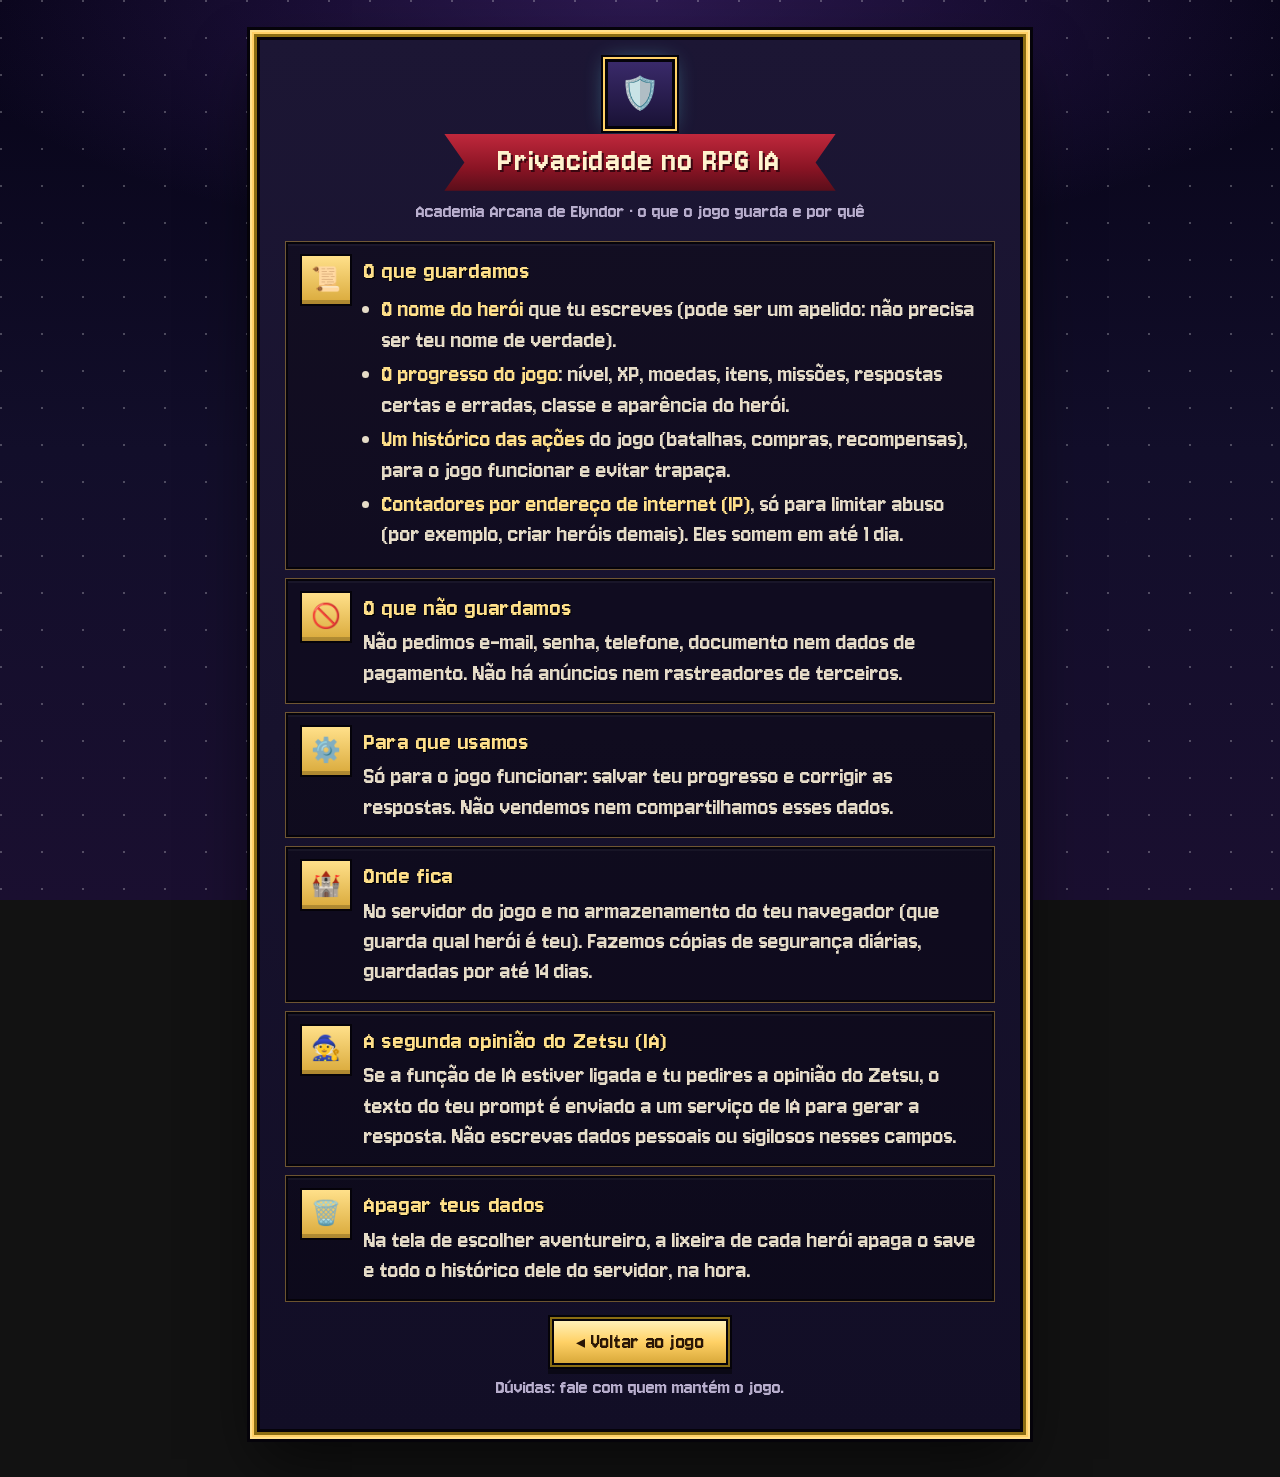
<file: templates/privacidade.html>
<!doctype html>
<html lang="pt-BR">
<head>
  <meta charset="utf-8">
  <meta name="viewport" content="width=device-width, initial-scale=1">
  <title>Privacidade · RPG IA</title>
  <link rel="icon" href="data:,">
  <link rel="stylesheet" href="https://fonts.googleapis.com/css2?family=Jersey+10&display=swap">
  <style>
    /* A página de privacidade no visual do jogo: céu de Elyndor com estrelas, um pergaminho escuro com
       moldura de pixel dourada, a faixa vermelha no título e cada seção num quadro com ícone. Tudo em CSS. */
    :root {
      color-scheme: dark;
      --ouro: #ffd166; --ouro-claro: #ffe08a; --ouro-escuro: #8a6d12; --tinta: #f2ebdc; --suave: #b8aecd;
      --pedra: #1c1634; --pedra-escura: #120e26; --preto: #05030a;
    }
    * { box-sizing: border-box; }
    body {
      margin: 0; min-height: 100vh; padding: 40px 16px 48px; color: var(--tinta);
      font: 21px/1.45 "Jersey 10", "Segoe UI", sans-serif; font-size-adjust: cap-height 0.64; font-synthesis: none;
      background:
        radial-gradient(1px 1px at 12% 18%, #fff 50%, transparent 51%),
        radial-gradient(1px 1px at 78% 9%, #fff 50%, transparent 51%),
        radial-gradient(1px 1px at 33% 72%, #cfe0ff 50%, transparent 51%),
        radial-gradient(1px 1px at 88% 58%, #fff 50%, transparent 51%),
        radial-gradient(1.5px 1.5px at 56% 31%, #ffe9b0 50%, transparent 51%),
        radial-gradient(circle at 1px 1px, rgba(255, 255, 255, 0.35) 0.6px, transparent 1px) 0 0 / 41px 37px,
        radial-gradient(ellipse 80% 40% at 50% 0%, rgba(110, 60, 180, 0.35), transparent 70%),
        linear-gradient(180deg, #070418, #120e2a 50%, #1a0f30);
      background-attachment: fixed;
    }
    main {
      position: relative; max-width: 760px; margin: 0 auto; padding: 22px 28px 28px;
      background: linear-gradient(180deg, var(--pedra), var(--pedra-escura));
      /* a moldura de pixel: degraus de preto e ouro */
      box-shadow: 0 0 0 3px var(--preto), 0 0 0 6px var(--ouro-escuro), 0 0 0 8px var(--ouro), 0 0 0 10px var(--ouro-claro),
        0 0 0 13px var(--preto), 0 30px 60px rgba(0, 0, 0, 0.6);
    }
    .topo { display: grid; justify-items: center; gap: 8px; margin-bottom: 20px; text-align: center; }
    .brasao {
      width: 64px; height: 64px; display: grid; place-items: center; font-size: 2rem;
      background: linear-gradient(180deg, #3a2a6a, #1a1236);
      box-shadow: 0 0 0 3px var(--preto), 0 0 0 5px var(--ouro), 0 0 0 7px var(--preto), 0 0 22px rgba(110, 240, 255, 0.45);
    }
    .faixa {
      padding: 6px 54px 9px;
      background: linear-gradient(180deg, #c0283c, #8a1424 60%, #5a0e1a);
      clip-path: polygon(0 0, 100% 0, calc(100% - 20px) 50%, 100% 100%, 0 100%, 20px 50%);
    }
    h1 { margin: 0; color: #fff3cf; font-weight: 400; font-size: 1.8rem; letter-spacing: 0.04em; text-shadow: 2px 2px 0 #3a0610; }
    .topo small { color: var(--suave); }
    section {
      display: grid; grid-template-columns: 48px 1fr; gap: 4px 14px; align-items: start; margin: 0 0 14px; padding: 12px 14px;
      background: rgba(5, 3, 10, 0.4); box-shadow: 0 0 0 2px var(--preto), 0 0 0 3px rgba(217, 169, 58, 0.45), inset 0 2px 0 rgba(255, 255, 255, 0.04);
    }
    .icone {
      grid-row: span 2; width: 48px; height: 48px; display: grid; place-items: center; font-size: 1.5rem;
      background: linear-gradient(180deg, #ffe08a, #d9a93a); box-shadow: 0 0 0 2px var(--preto), inset 0 -4px 0 rgba(0, 0, 0, 0.2);
    }
    h2 { margin: 0; color: var(--ouro-claro); font-weight: 400; font-size: 1.35rem; letter-spacing: 0.03em; text-shadow: 1px 1px 0 #000; }
    section p, section ul { margin: 0; }
    ul { padding-left: 18px; }
    li { margin: 4px 0; }
    p, li { color: #e6dcc8; }
    b { color: var(--ouro-claro); font-weight: 400; }
    a { color: #6ec8ff; }
    .rodape { display: grid; justify-items: center; gap: 12px; margin-top: 22px; text-align: center; }
    .rodape small { color: var(--suave); }
    .voltar {
      display: inline-block; padding: 8px 22px; color: #2a1606; text-decoration: none; font-size: 1.15rem; letter-spacing: 0.03em;
      background: linear-gradient(180deg, #fff1b8, #ffd166 50%, #d9a93a);
      box-shadow: 0 0 0 2px var(--preto), 0 0 0 4px var(--ouro-escuro), 0 0 0 6px var(--preto), 0 5px 0 6px rgba(0, 0, 0, 0.45);
    }
    .voltar:hover { filter: brightness(1.12); }
    @media (max-width: 560px) {
      body { padding: 24px 12px; font-size: 19px; }
      main { padding: 16px 14px 20px; }
      section { grid-template-columns: 1fr; }
      .icone { grid-row: auto; width: 40px; height: 40px; font-size: 1.2rem; }
      .faixa { padding: 6px 34px 9px; }
      h1 { font-size: 1.4rem; }
    }
  </style>
</head>
<body>
  <main>
    <header class="topo">
      <span class="brasao" aria-hidden="true">🛡️</span>
      <div class="faixa"><h1>Privacidade no RPG IA</h1></div>
      <small>Academia Arcana de Elyndor · o que o jogo guarda e por quê</small>
    </header>

    <section>
      <span class="icone" aria-hidden="true">📜</span>
      <h2>O que guardamos</h2>
      <ul>
        <li><b>O nome do herói</b> que tu escreves (pode ser um apelido: não precisa ser teu nome de verdade).</li>
        <li><b>O progresso do jogo</b>: nível, XP, moedas, itens, missões, respostas certas e erradas, classe e aparência do herói.</li>
        <li><b>Um histórico das ações</b> do jogo (batalhas, compras, recompensas), para o jogo funcionar e evitar trapaça.</li>
        <li><b>Contadores por endereço de internet (IP)</b>, só para limitar abuso (por exemplo, criar heróis demais). Eles somem em até 1 dia.</li>
      </ul>
    </section>

    <section>
      <span class="icone" aria-hidden="true">🚫</span>
      <h2>O que não guardamos</h2>
      <p>Não pedimos e-mail, senha, telefone, documento nem dados de pagamento. Não há anúncios nem rastreadores de terceiros.</p>
    </section>

    <section>
      <span class="icone" aria-hidden="true">⚙️</span>
      <h2>Para que usamos</h2>
      <p>Só para o jogo funcionar: salvar teu progresso e corrigir as respostas. Não vendemos nem compartilhamos esses dados.</p>
    </section>

    <section>
      <span class="icone" aria-hidden="true">🏰</span>
      <h2>Onde fica</h2>
      <p>No servidor do jogo e no armazenamento do teu navegador (que guarda qual herói é teu). Fazemos cópias de segurança diárias, guardadas por até 14 dias.</p>
    </section>

    <section>
      <span class="icone" aria-hidden="true">🧙</span>
      <h2>A segunda opinião do Zetsu (IA)</h2>
      <p>Se a função de IA estiver ligada e tu pedires a opinião do Zetsu, o texto do teu prompt é enviado a um serviço de IA para gerar a resposta. Não escrevas dados pessoais ou sigilosos nesses campos.</p>
    </section>

    <section>
      <span class="icone" aria-hidden="true">🗑️</span>
      <h2>Apagar teus dados</h2>
      <p>Na tela de escolher aventureiro, a lixeira de cada herói apaga o save e todo o histórico dele do servidor, na hora.</p>
    </section>

    <footer class="rodape">
      <a class="voltar" href="/">◂ Voltar ao jogo</a>
      <small>Dúvidas: fale com quem mantém o jogo.</small>
    </footer>
  </main>
</body>
</html>
</file>
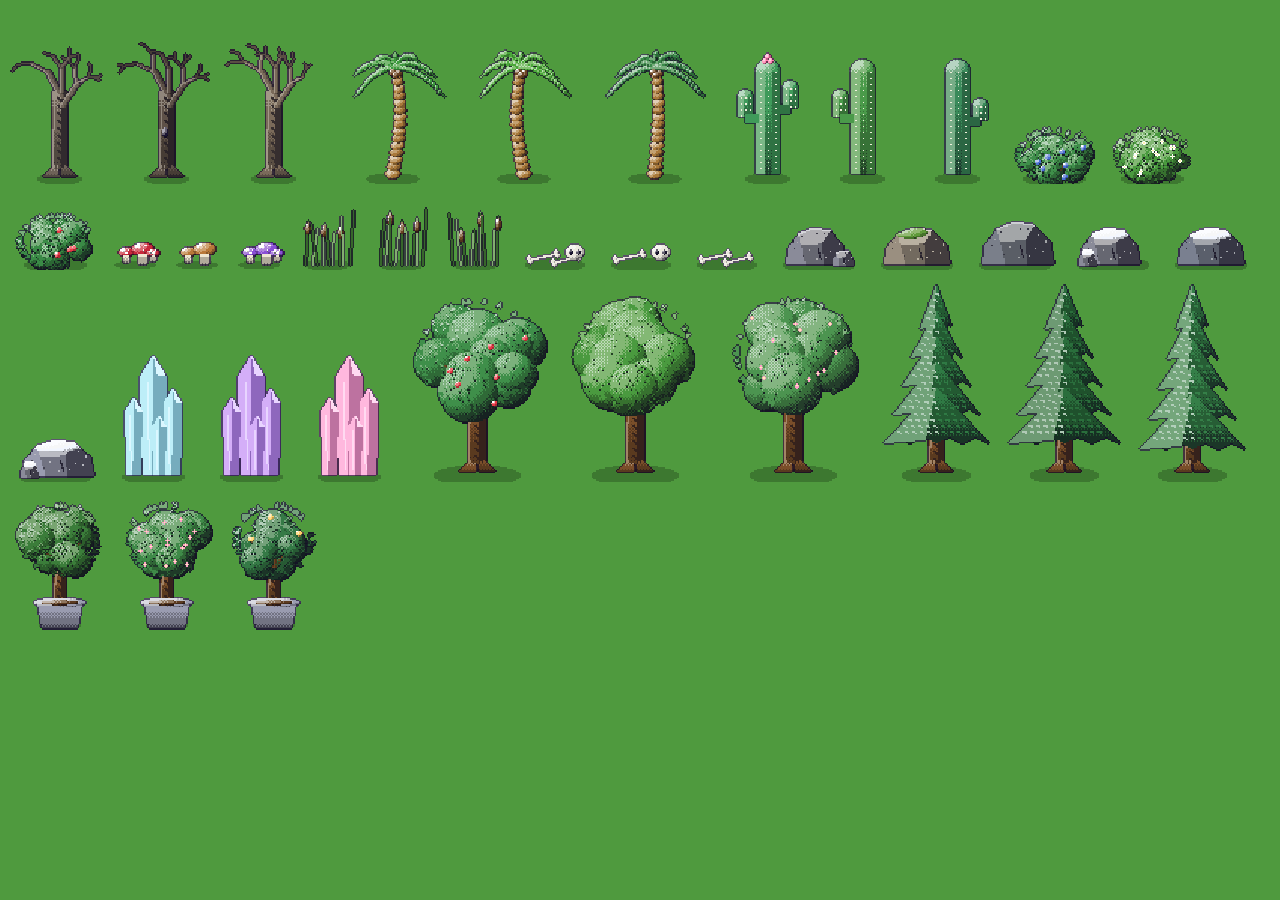
<file: static/prototipos/arvores.html>
<!doctype html>
<html lang="pt-BR">
<head>
<meta charset="utf-8">
<title>Árvores pintadas</title>
<style>
  body { margin: 0; padding: 10px; background: #4f9a3e; font: 12px sans-serif; color: #fff; }
  .g { display: flex; flex-wrap: wrap; gap: 8px; align-items: flex-end; }
  canvas { image-rendering: pixelated; }
</style>
</head>
<body>
<div class="g" id="g"></div>
<script src="../js/pixel.js"></script>
<script src="../js/bestiario.js"></script>
<script src="../js/reino.js"></script>
<script src="../js/cenario_hd.js"></script>
<script src="../js/arvores_arte.js"></script>
<script>
  window.ERROS = [];
  for (const tipo of ["morta", "palmeira", "cacto", "arbusto", "cogumelo", "junco", "osso", "rocha", "rochaNeve", "cristal", "redonda", "pinheiro", "vaso"]) {
    for (let v = 0; v < 3; v++) {
      try {
        const c = arvorePintada(tipo, v);
        c.style.width = `${c.width * 1.5}px`;
        document.getElementById("g").append(c);
      } catch (e) { ERROS.push(`${tipo} ${v}: ${e.message}`); }
    }
  }
</script>
</body>
</html>
</file>
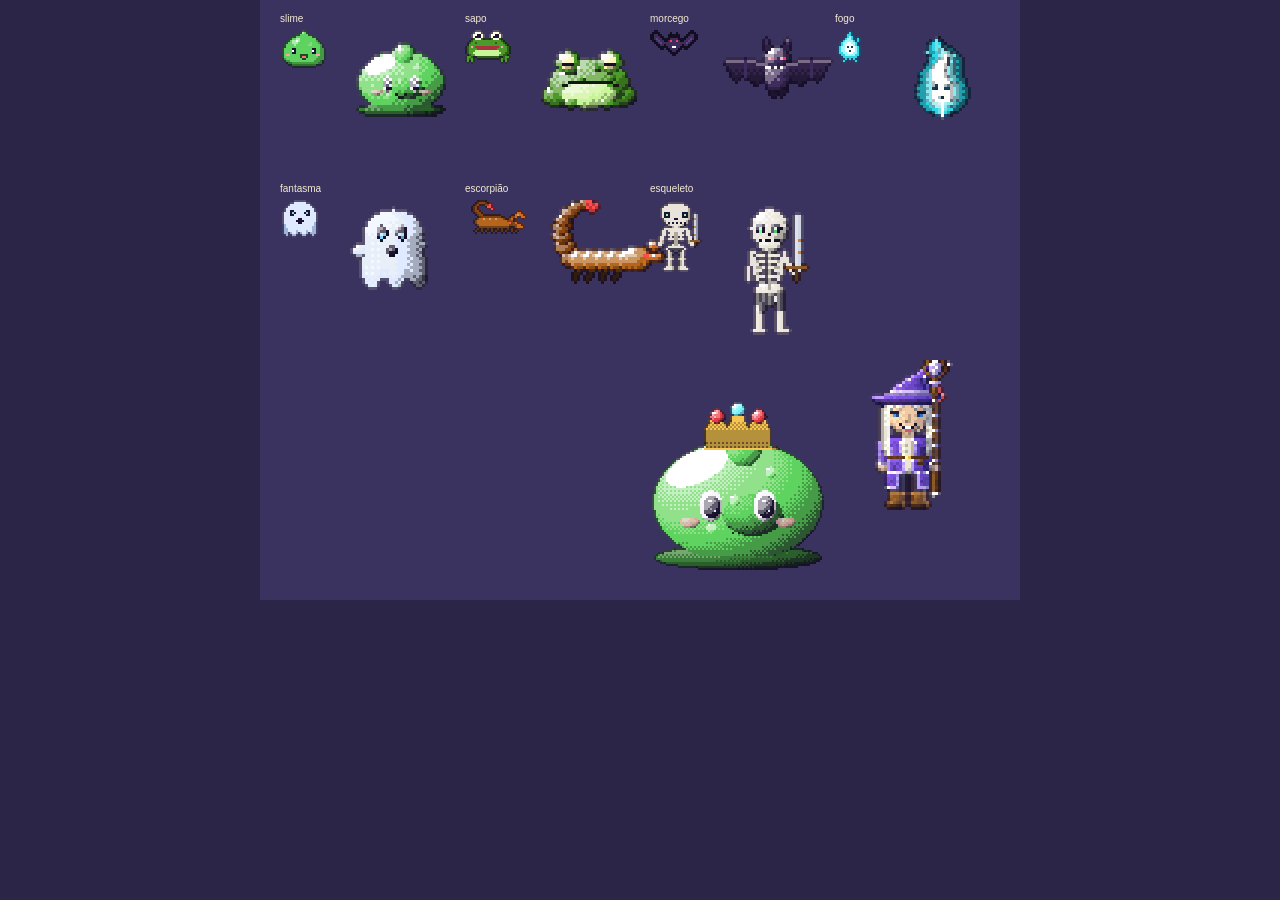
<file: static/prototipos/bestiario.html>
<!doctype html>
<html lang="pt-BR">
<head>
<meta charset="utf-8">
<meta name="viewport" content="width=device-width, initial-scale=1">
<title>Bestiário</title>
<!-- Vitrine dos monstros novos (bestiario.js), animados, com os antigos ao lado. Não entra no pacote. -->
<style>
  body { margin: 0; background: #2b2548; color: #f3ead2; font: 16px monospace; }
  canvas { display: block; margin: 0 auto; image-rendering: pixelated; }
</style>
</head>
<body>
<canvas id="c"></canvas>
<script src="../js/pixel.js"></script>
<script src="../js/icones.js"></script>
<script src="../js/avatar.js"></script>
<script src="../js/heroi.js"></script>
<script src="../js/bestiario.js"></script>
<script src="../js/mundo.js"></script>
<script src="../js/reino.js"></script>
<script>
const c = document.getElementById("c");
c.width = 760;
c.height = 600;
const ctx = c.getContext("2d");
ctx.imageSmoothingEnabled = false;
const E = 3;
const fileiras = [
  ["slime", () => slimeArte("#5fd35f"), () => spriteSlime("#5fd35f")],
  ["sapo", () => sapoArte(), () => spriteSapo()],
  ["morcego", () => morcegoArte(), () => spriteMorcego()],
  ["fogo", () => fogoFatuoArte(), () => spriteFogoFatuo()],
  ["fantasma", () => assombracaoArte(), () => spriteAssombracao()],
  ["escorpião", () => escorpiaoArte(), () => spriteEscorpiao()],
  ["esqueleto", () => esqueletoArte(), () => spriteEsqueleto()],
];
const heroi = heroiParado({ kit: "mago", corpo: "feminino", pele: "#f1c9a5", cabelo: "longo", corCabelo: "#e8e4dc", chapeu: "pontudo", manto: "#6c48c9", detalhe: "#b9a2ff", item: "cajado", magia: "#b9a2ff", familiar: "nenhum" });
const prontos = fileiras.map(([nome, novo, velho]) => ({ nome, quadros: novo(), velho: velho() }));
const rei = slimeArte("#5fd35f", { escala: 3, coroa: true });
function quadro(agora) {
  const t = agora / 1000;
  ctx.fillStyle = "#3a3360";
  ctx.fillRect(0, 0, c.width, c.height);
  prontos.forEach((b, i) => {
    const col = i % 4;
    const lin = Math.floor(i / 4);
    const x = 20 + col * 185;
    const y = 30 + lin * 170;
    ctx.fillStyle = "#f3ead2";
    ctx.fillText(b.nome, x, y - 8);
    ctx.drawImage(b.velho, x, y, b.velho.width * 2, b.velho.height * 2);
    const q = b.quadros[Math.floor(t * 7) % b.quadros.length];
    ctx.drawImage(q, x + 70, y, q.width * E, q.height * E);
  });
  ctx.drawImage(heroi, 600, 360, heroi.width * E, heroi.height * E);
  const qr = rei[Math.floor(t * 7) % rei.length];
  ctx.drawImage(qr, 380, 360, qr.width * 2, qr.height * 2);
  requestAnimationFrame(quadro);
}
requestAnimationFrame(quadro);
</script>
</body>
</html>
</file>
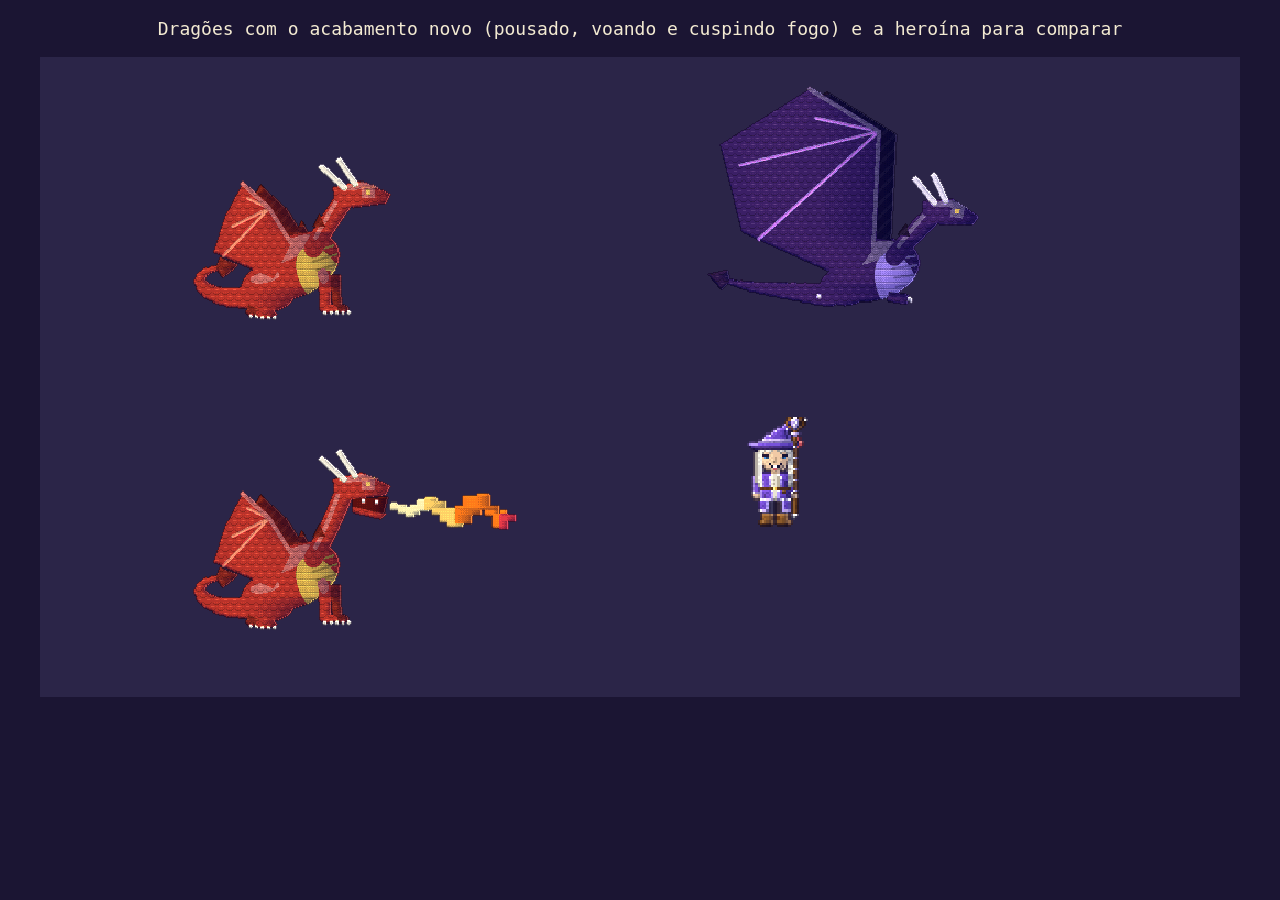
<file: static/prototipos/dragao.html>
<!doctype html>
<html lang="pt-BR">
<head>
<meta charset="utf-8">
<meta name="viewport" content="width=device-width, initial-scale=1">
<title>Dragão novo</title>
<!-- Vitrine para conferir o acabamento dos dragões (lobby.js) ao lado do herói. Não entra no pacote. -->
<style>
  body { margin: 0; background: #1b1533; color: #f3ead2; font: 18px monospace; }
  canvas { display: block; margin: 0 auto; image-rendering: pixelated; }
  p { text-align: center; }
</style>
</head>
<body>
<p>Dragões com o acabamento novo (pousado, voando e cuspindo fogo) e a heroína para comparar</p>
<canvas id="c"></canvas>
<p id="tempo"></p>
<script src="../js/pixel.js"></script>
<script src="../js/icones.js"></script>
<script src="../js/avatar.js"></script>
<script src="../js/heroi.js"></script>
<script src="../js/lobby.js"></script>
<script src="../js/mundo.js"></script>
<script src="../js/reino.js"></script>
<script src="../js/cenario_hd.js"></script>
<script src="../js/umbra.js"></script>
<script>
const ESCALA = 3; // pixels da tela por pixel de desenho
const c = document.getElementById("c");
c.width = 1200;
c.height = 640;
const ctx = c.getContext("2d");
ctx.imageSmoothingEnabled = false;
const heroi = heroiParado({ kit: "mago", corpo: "feminino", pele: "#f1c9a5", cabelo: "longo", corCabelo: "#e8e4dc", chapeu: "pontudo", manto: "#6c48c9", detalhe: "#b9a2ff", item: "cajado", magia: "#b9a2ff", familiar: "nenhum" });
const dragoes = [
  { paleta: PALETAS_DRAGAO[0], estado: "pousado", desde: 0, piscarEm: 99, olhar: 0, esticarEm: 999, fogoAte: 0, asas: 0, x: 40, y: 20 },
  { paleta: PALETAS_DRAGAO[1], estado: "voando", desde: 0, piscarEm: 99, olhar: 0, esticarEm: 999, fogoAte: 0, asas: 0, x: 620, y: 20 },
  { paleta: PALETAS_DRAGAO[0], estado: "pousado", desde: 0, piscarEm: 99, olhar: 0, esticarEm: 999, fogoAte: 1e9, asas: 0, x: 40, y: 330 },
];
let custo = 0;
function quadro(agora) {
  const t = agora / 1000;
  ctx.fillStyle = "#2b2548";
  ctx.fillRect(0, 0, c.width, c.height);
  const ini = performance.now();
  dragoes.forEach((d) => {
    d.asas = t * 1.6;
    const tela = quadroDoDragao(d, t);
    // no Salão, uma unidade do desenho tem PIXELS_DO_DRAGAO pixels: aqui cada pixel do desenho vira ESCALA/2 da tela
    ctx.drawImage(tela, d.x, d.y, tela.width * 1.1, tela.height * 1.1);
  });
  custo = custo * 0.95 + (performance.now() - ini) * 0.05;
  ctx.drawImage(heroi, 700, 360, heroi.width * 2.2, heroi.height * 2.2);
  // monstros e mascotes, com o volume novo
  if (typeof TIPOS_MONSTRO !== "undefined") {
    ["slimeVerde", "lobo", "sapo", "escorpiao", "esqueleto", "dragao", "loboGlacial", "salamandra"].forEach((id, i) => {
      const s = spriteReino(`monstro-${id}`, TIPOS_MONSTRO[id].sprite);
      ctx.drawImage(s, 800 + (i % 4) * 95, 380 + Math.floor(i / 4) * 110, s.width * 2, s.height * 2);
    });
  }
  ["gato", "raposa", "coruja", "golem", "fenix", "slime", "dragao"].forEach((f, i) => {
    const s = familiarCanvas({ familiar: f });
    if (s) ctx.drawImage(s, 680 + i * 70, 580, s.width * 2.6, s.height * 2.6);
  });
  document.getElementById("tempo").textContent = `custo dos dragões por quadro: ${custo.toFixed(2)} ms`;
  requestAnimationFrame(quadro);
}
requestAnimationFrame(quadro);
</script>
</body>
</html>
</file>
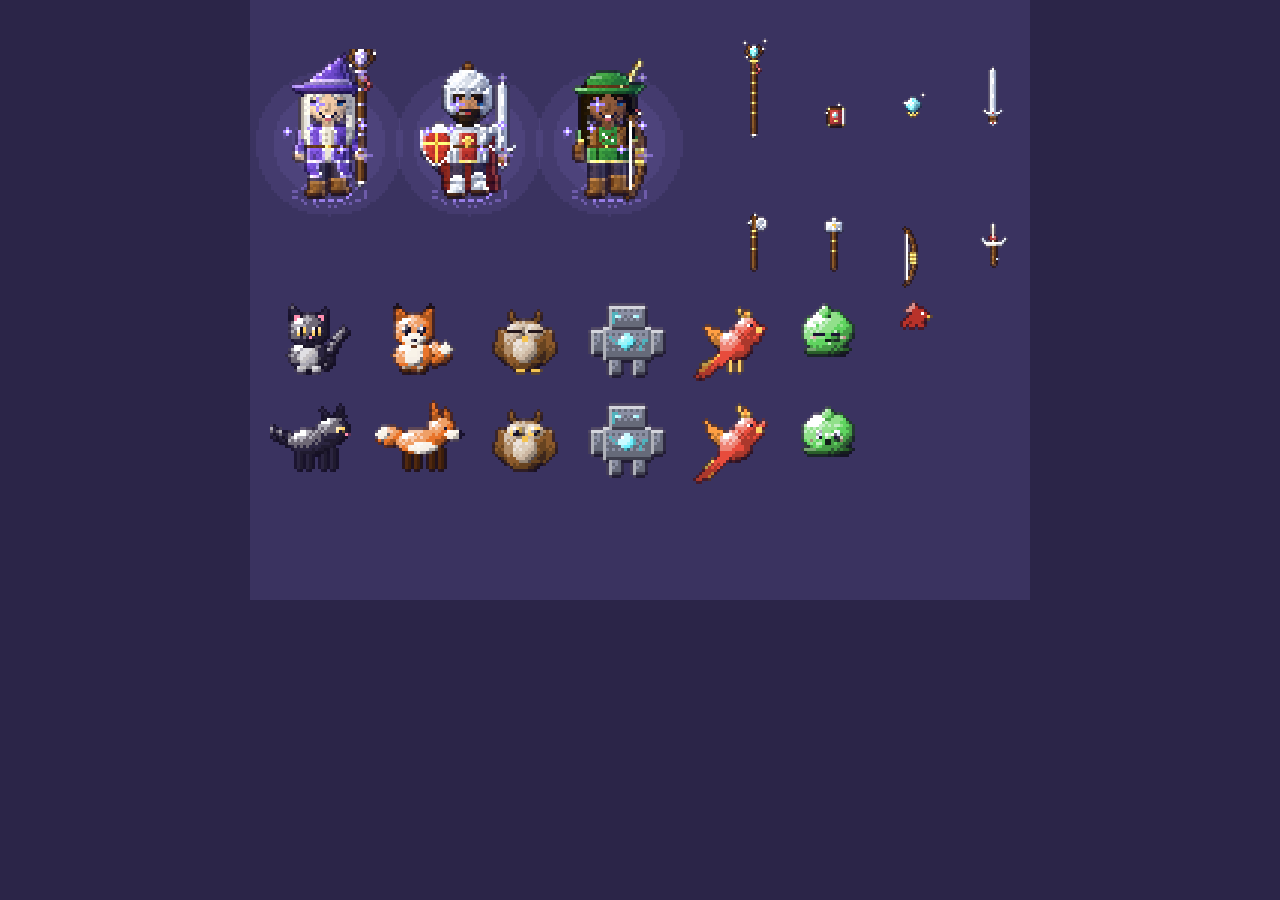
<file: static/prototipos/heroi.html>
<!doctype html>
<html lang="pt-BR">
<head>
<meta charset="utf-8">
<meta name="viewport" content="width=device-width, initial-scale=1">
<title>Herói e mascotes</title>
<!-- Vitrine do herói (as três classes), dos mascotes, das armas e da aura. Não entra no pacote. -->
<style>
  body { margin: 0; background: #2b2548; color: #f3ead2; font: 16px monospace; }
  canvas { display: block; margin: 0 auto; image-rendering: pixelated; }
</style>
</head>
<body>
<canvas id="c"></canvas>
<script src="../js/pixel.js"></script>
<script src="../js/icones.js"></script>
<script src="../js/avatar.js"></script>
<script src="../js/heroi.js"></script>
<script src="../js/bestiario.js"></script>
<script src="../js/mundo.js"></script>
<script>
const c = document.getElementById("c");
c.width = 780;
c.height = 600;
const ctx = c.getContext("2d");
ctx.imageSmoothingEnabled = false;
const E = 3;
const herois = [
  { kit: "mago", corpo: "feminino", pele: "#f1c9a5", cabelo: "longo", corCabelo: "#e8e4dc", chapeu: "pontudo", manto: "#6c48c9", detalhe: "#b9a2ff", item: "cajado", magia: "#b9a2ff", familiar: "coruja" },
  { kit: "guerreiro", corpo: "masculino", pele: "#c98d63", cabelo: "curto", corCabelo: "#2b1d14", chapeu: "elmoFerro", manto: "#b8322a", item: "espadaEscudo", familiar: "golem", acessorio: "barba" },
  { kit: "arqueiro", corpo: "feminino", pele: "#8d5a3b", cabelo: "longo", corCabelo: "#1b1205", chapeu: "cacador", manto: "#2f8a3a", item: "arco", familiar: "raposa" },
];
const mascotes = ["gato", "raposa", "coruja", "golem", "fenix", "slime", "dragao"];
function quadro(agora) {
  const t = agora / 1000;
  ctx.fillStyle = "#3a3360";
  ctx.fillRect(0, 0, c.width, c.height);
  herois.forEach((h, i) => {
    const s = spritesHeroi(h);
    const q = s.baixo[Math.floor(t * 8) % 8];
    const x = 30 + i * 140;
    ctx.save();
    ctx.translate(x + 16 * E, 40 + 51 * E);
    ctx.scale(E, E);
    if (typeof desenharAura === "function") desenharAura(ctx, { rgb: "169, 139, 255", degrau: 4 }, t, false);
    ctx.drawImage(q, -16, -PE_HEROI);
    desenharEfeitosHeroi(ctx, h, t, -16, -PE_HEROI, "baixo");
    if (typeof desenharAura === "function") desenharAura(ctx, { rgb: "169, 139, 255", degrau: 4 }, t, true);
    ctx.restore();
  });
  mascotes.forEach((m, i) => {
    const qs = familiarQuadros({ familiar: m }) || [familiarCanvas({ familiar: m })];
    const q = qs[Math.floor(t * 4) % qs.length];
    if (q) ctx.drawImage(q, 20 + i * 105, 300, q.width * E, q.height * E);
    const corrida = familiarCorrida({ familiar: m });
    const qc = corrida?.quadros?.[Math.floor(t * (corrida.ritmo || 8)) % corrida.quadros.length];
    if (qc) ctx.drawImage(qc, 20 + i * 105, 400, qc.width * E, qc.height * E);
  });
  ["cajado", "grimorio", "orbe", "espadaFerro", "machado", "martelo", "arco", "besta"].forEach((item, i) => {
    const kit = ["cajado", "grimorio", "orbe"].includes(item) ? "mago" : ["arco", "besta"].includes(item) ? "arqueiro" : "guerreiro";
    const d = typeof desenhoDoItem === "function" ? null : null;
    const a = escolhasCompletas({ ...AVATAR_PADRAO, kit, item });
    const { canvas, ctx: cx } = criarTela(56, 72);
    itemHeroi(pincelHeroi(cx, paletaHeroi(a)), a, 26, 48);
    const pronto = contornar(acabamentoDoHeroi(canvas, a), "auto");
    ctx.drawImage(pronto, 450 + (i % 4) * 80, 20 + Math.floor(i / 4) * 140, 56 * 2, 72 * 2);
  });
  requestAnimationFrame(quadro);
}
requestAnimationFrame(quadro);
</script>
</body>
</html>
</file>
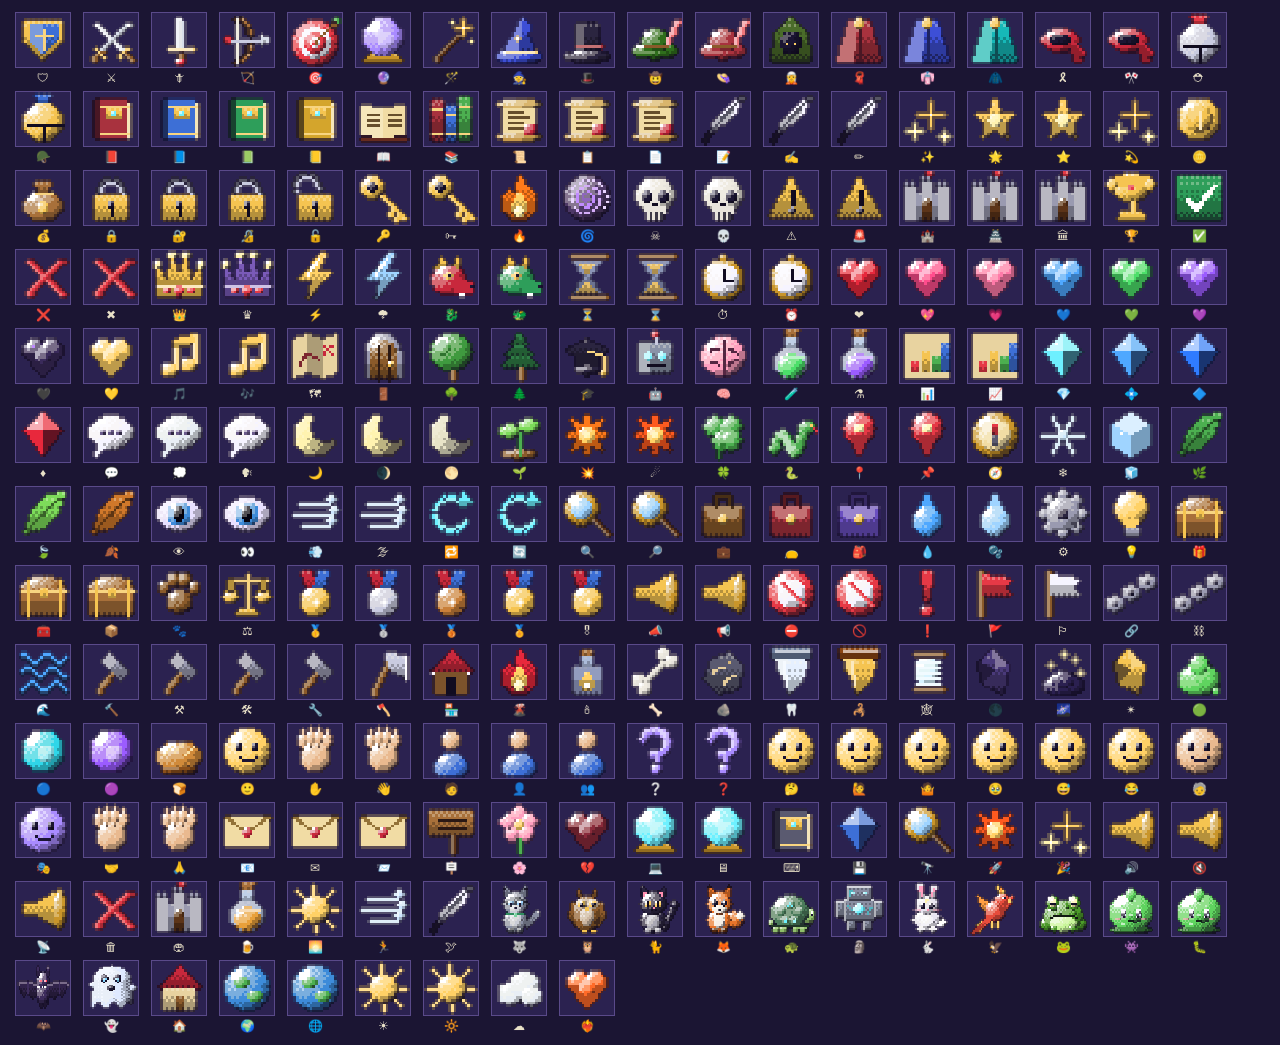
<file: static/prototipos/icones.html>
﻿<!doctype html>
<html lang="pt-BR"><head><meta charset="utf-8"><title>Ícones de RPG</title>
<style>body{margin:0;padding:12px;background:#1b1533;color:#e9e1c8;font:12px sans-serif}.g{display:flex;flex-wrap:wrap;gap:6px}figure{margin:0;width:62px;text-align:center}img{width:54px;height:54px;image-rendering:pixelated;background:#2b2250;border:1px solid #5a4a8a}</style></head>
<body><div class="g" id="g"></div>
<script src="../js/pixel.js"></script><script src="../js/bestiario.js"></script><script src="../js/itens_arte.js"></script><script src="../js/icones_arte.js"></script>
<script>window.ERROS=[];for(const e of Object.keys(ICONE_DO_EMOJI)){try{document.getElementById("g").insertAdjacentHTML("beforeend",`<figure><img src="${iconeDoEmoji(e)}" class="sem-icone-px"><figcaption class="sem-icone-px">${e}</figcaption></figure>`)}catch(x){ERROS.push(e+": "+x.message)}}</script>
</body></html>
</file>
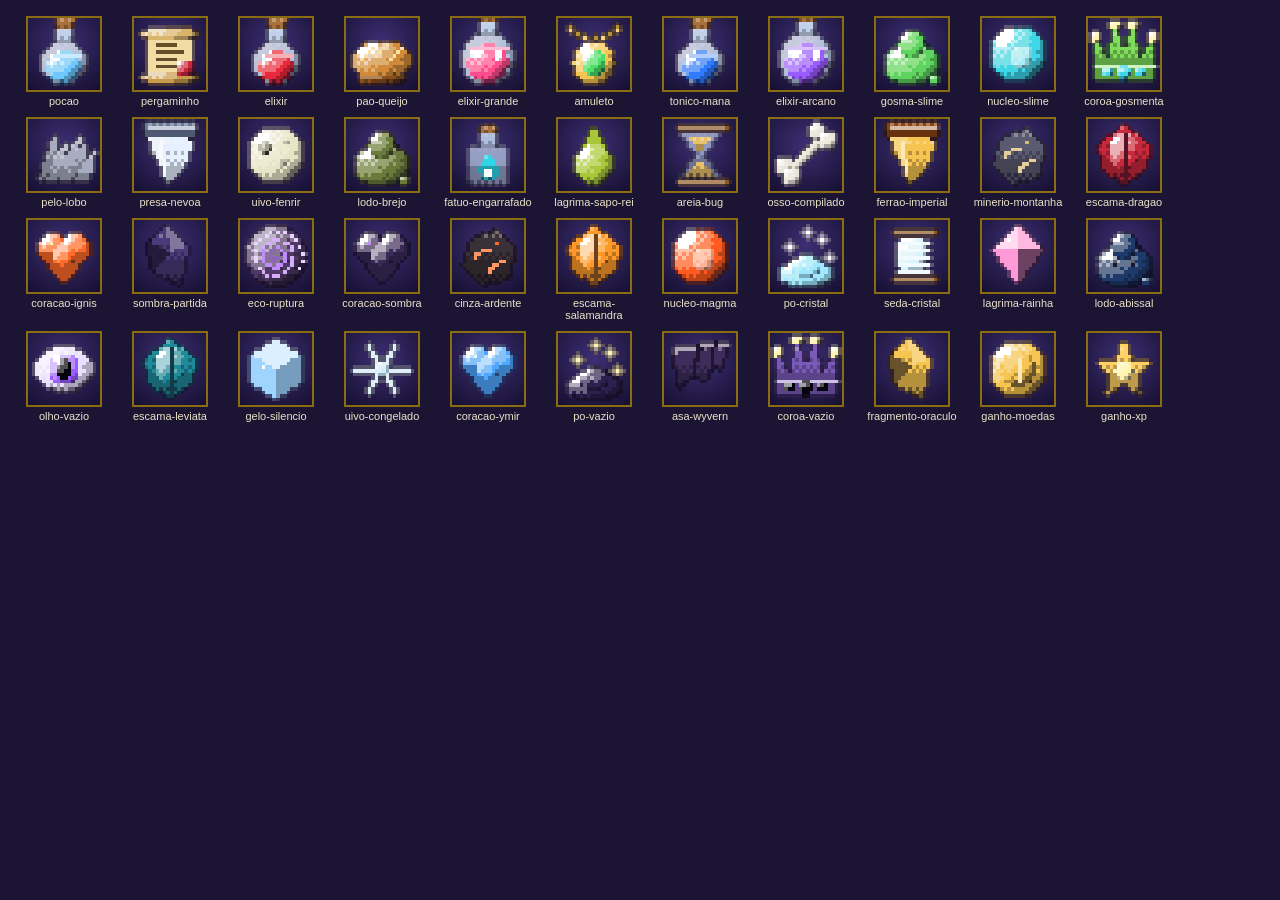
<file: static/prototipos/itens.html>
<!doctype html>
<html lang="pt-BR">
<head>
<meta charset="utf-8">
<title>Ícones dos itens</title>
<style>
  body { margin: 0; padding: 16px; background: #1b1533; color: #e9e1c8; font: 14px sans-serif; }
  .grade { display: flex; flex-wrap: wrap; gap: 10px; }
  figure { margin: 0; width: 96px; text-align: center; }
  img { width: 72px; height: 72px; image-rendering: pixelated; background: radial-gradient(circle at 50% 35%, #3d2f74, #160f30); border: 2px solid #8a6d12; }
  figcaption { font-size: 11px; }
</style>
</head>
<body>
<div class="grade" id="grade"></div>
<script src="../js/pixel.js"></script>
<script src="../js/bestiario.js"></script>
<script src="../js/itens_arte.js"></script>
<script>
  const erros = [];
  for (const id of Object.keys(ARTE_DOS_ITENS)) {
    try {
      document.getElementById("grade").insertAdjacentHTML("beforeend", `<figure><img src="${arteDoItem(id)}"><figcaption>${id}</figcaption></figure>`);
    } catch (e) { erros.push(id + ": " + e.message); }
  }
  window.ERROS = erros;
</script>
</body>
</html>
</file>
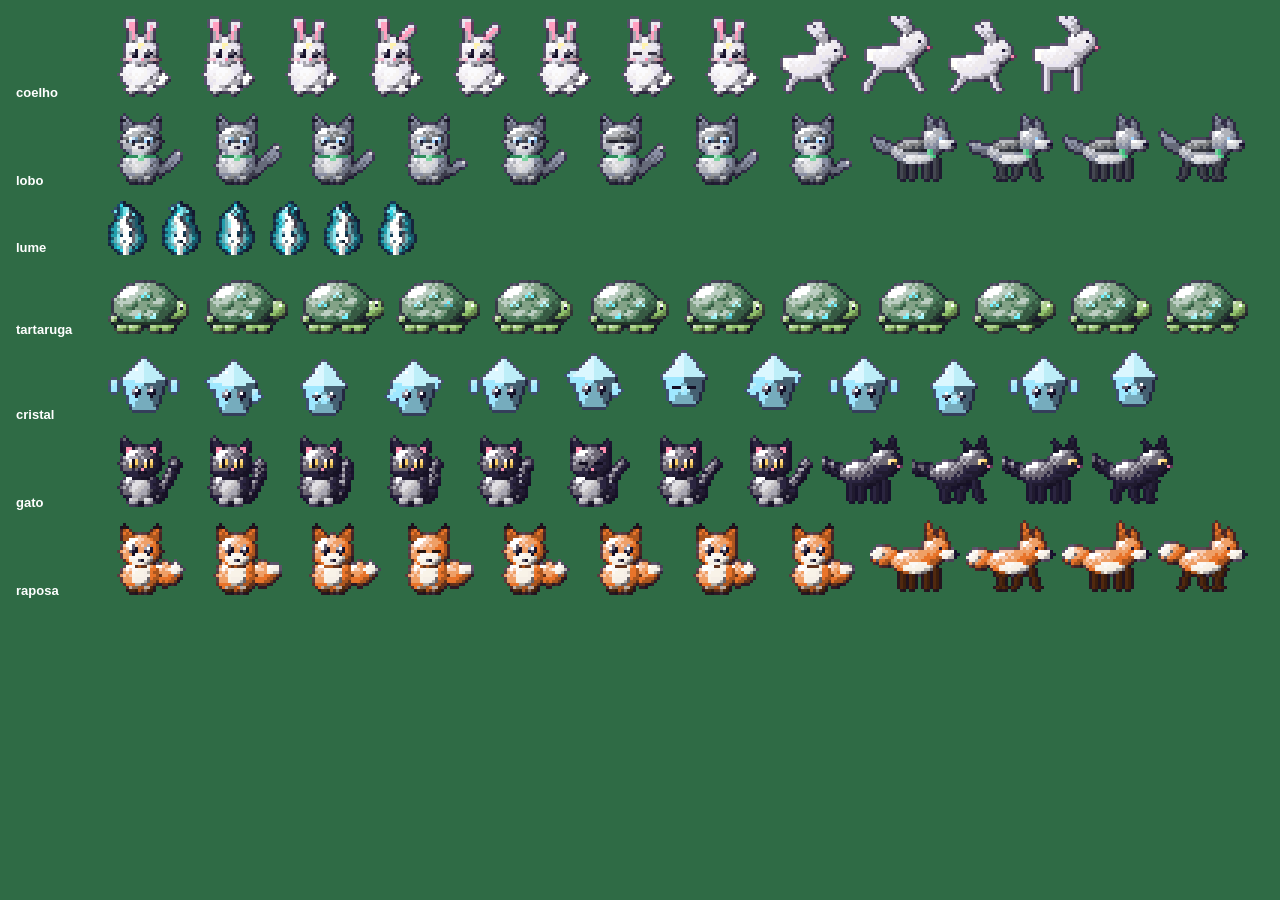
<file: static/prototipos/mascotes.html>
<!doctype html>
<html lang="pt-BR">
<head>
<meta charset="utf-8">
<title>Mascotes</title>
<style>
  body { margin: 0; padding: 16px; background: #2f6b45; color: #fff; font: 13px sans-serif; }
  .linha { display: flex; gap: 6px; align-items: flex-end; margin-bottom: 10px; }
  .linha b { width: 80px; }
  canvas { image-rendering: pixelated; width: auto; height: 84px; }
</style>
</head>
<body>
<div id="lista"></div>
<script src="../js/pixel.js"></script>
<script src="../js/bestiario.js"></script>
<script>
  const ids = { coelho: "#e8e4f0", lobo: "#8a8fa3", lume: "#2fd6e8", tartaruga: "#4a7a5a", cristal: "#9fe8ff", gato: "#2b2540", raposa: "#e8742a" };
  window.ERROS = [];
  for (const [id, cor] of Object.entries(ids)) {
    const linha = document.createElement("div");
    linha.className = "linha";
    linha.innerHTML = `<b>${id}</b>`;
    try {
      const a = mascoteArte(id, cor);
      [...a.parado, ...a.correndo].forEach((c) => { c.style.height = `${c.height * 3}px`; linha.append(c); });
    } catch (e) { ERROS.push(id + ": " + e.message); }
    document.getElementById("lista").append(linha);
  }
</script>
</body>
</html>
</file>
